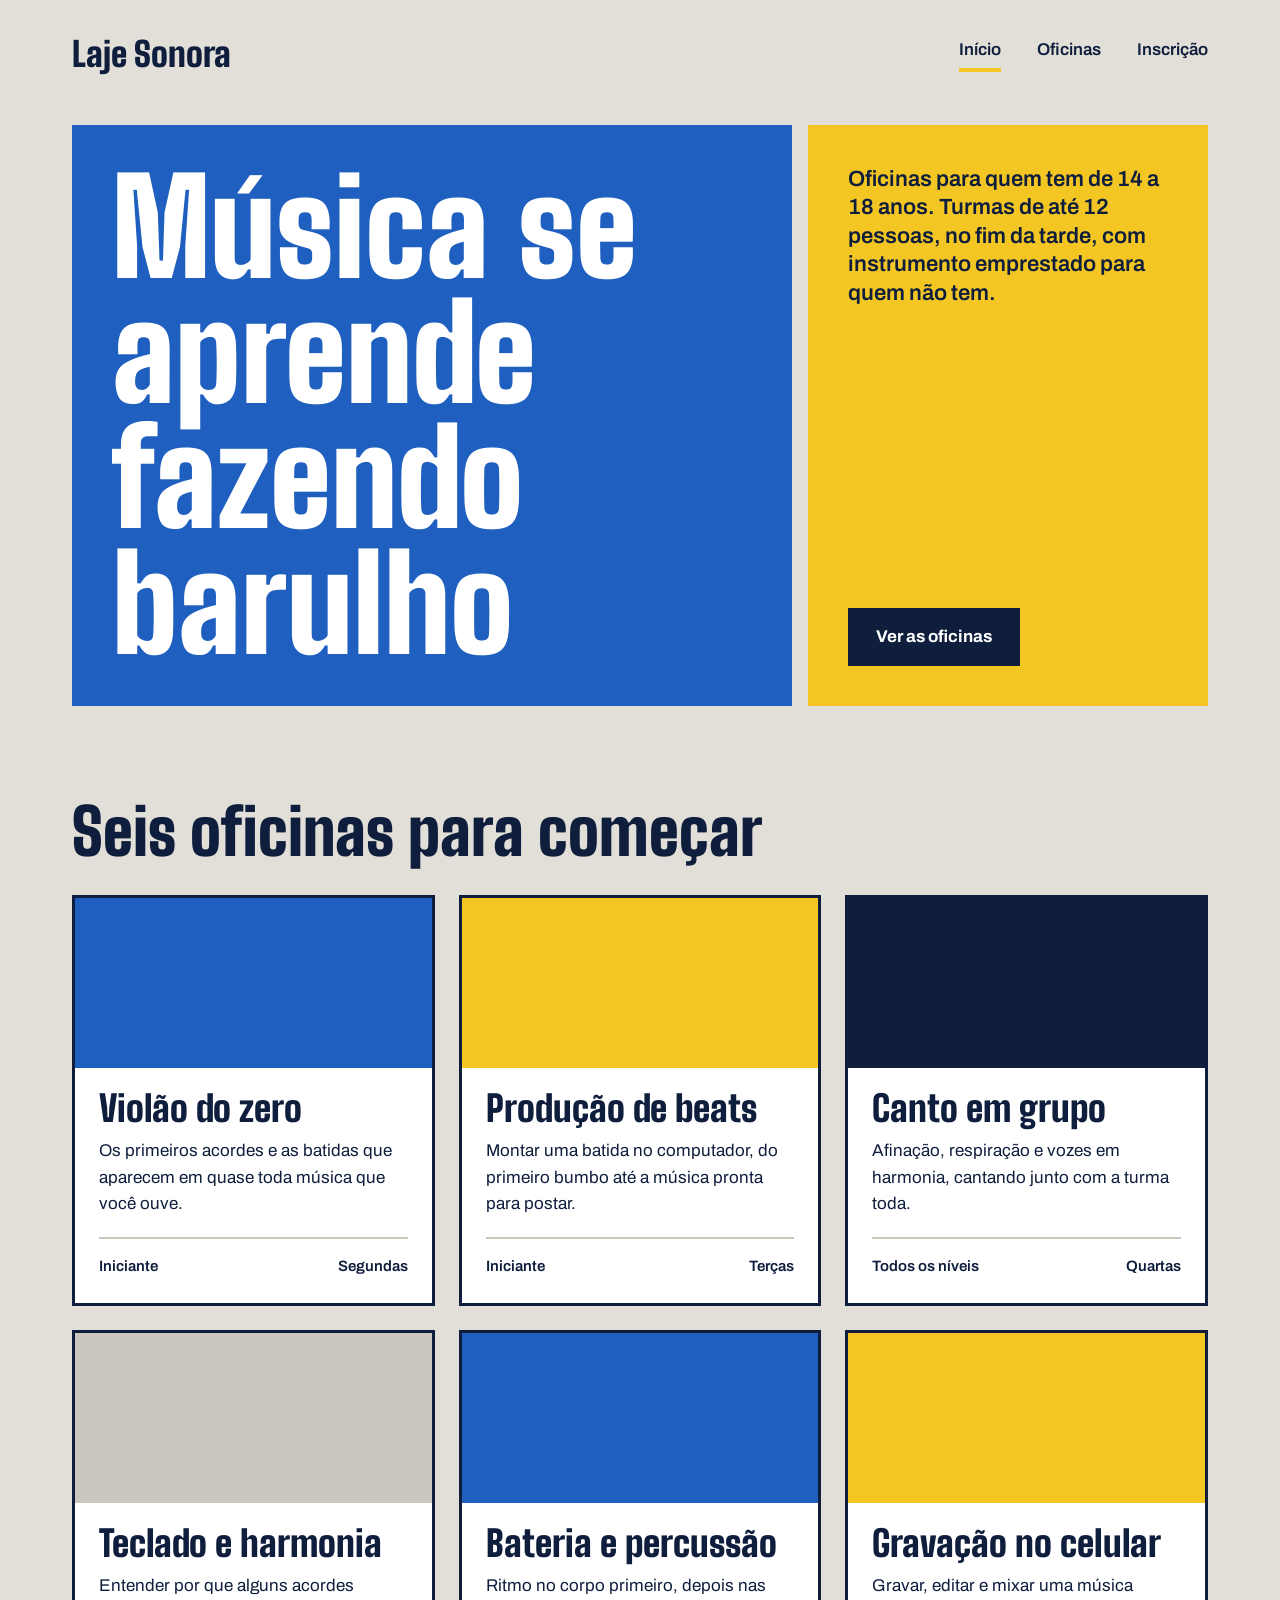
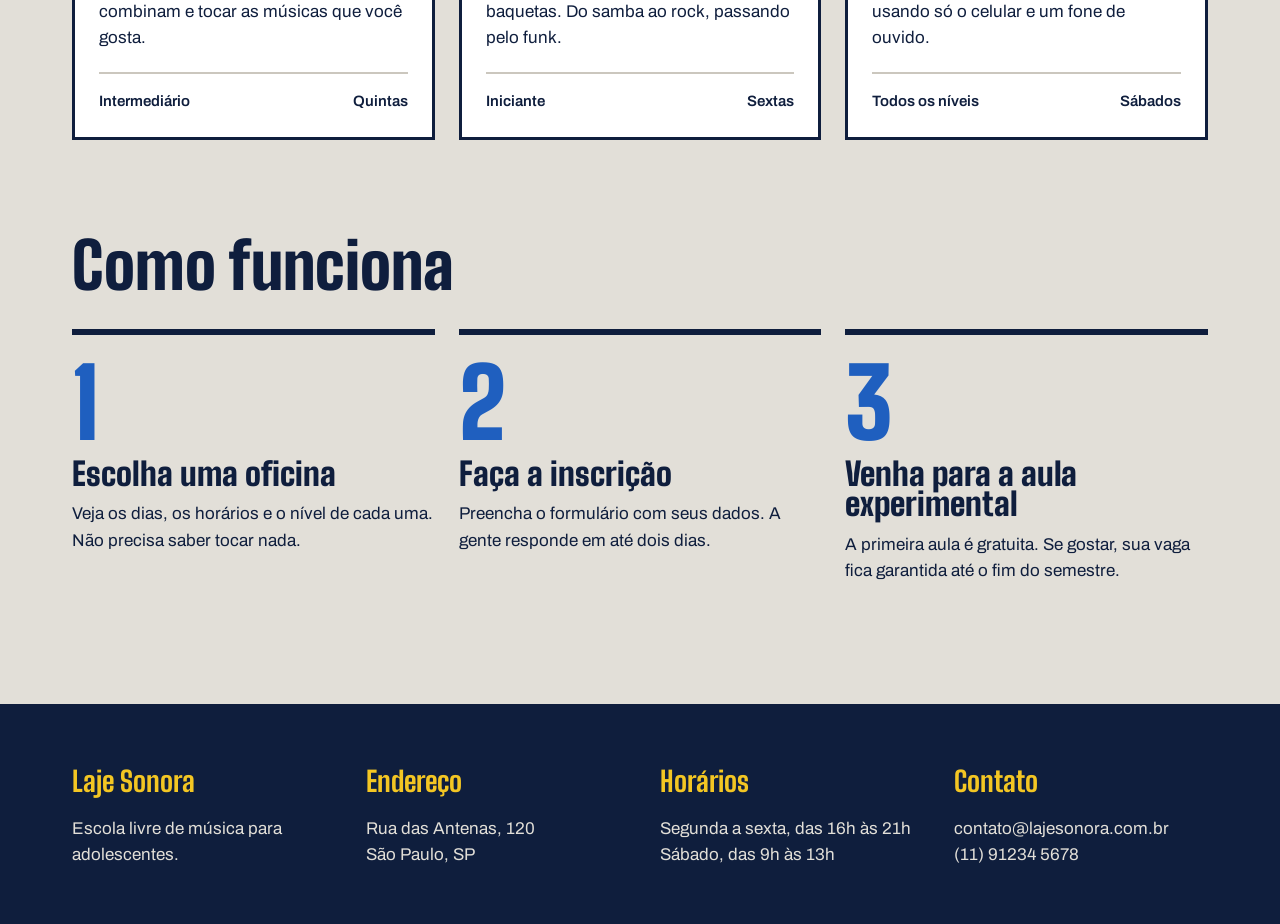
<file: index.html>
<!DOCTYPE html>
<html lang="pt-BR">
<head>
    <meta charset="UTF-8">
    <meta name="viewport" content="width=device-width, initial-scale=1.0">
    <title>Laje Sonora | Início</title>
    <link rel="preconnect" href="https://fonts.googleapis.com">
    <link rel="preconnect" href="https://fonts.gstatic.com" crossorigin>
    <link href="https://fonts.googleapis.com/css2?family=Archivo:ital,wght@0,100..900;1,100..900&family=Big+Shoulders:opsz,wght@10..72,100..900&display=swap" rel="stylesheet">
    <link rel="stylesheet" href="index.css">
</head>

<body>
<header class="conteudo topo">
    <a class="logo" href="index.html">Laje Sonora</a>

    <nav class="menu">
        <a class="atual" href="index.html">Início</a>
        <a href="oficinas.html">Oficinas</a>
        <a href="inscricao.html">Inscrição</a>
    </nav>
</header>

<main>
    <section class="conteudo cartazes">
        <div class="cartaz cartaz-principal">
            <h1>
                Música se aprende fazendo barulho
            </h1>
        </div>
        <div class="cartaz cartaz-lateral">
            <p>Oficinas para quem tem de 14 a 18 anos. Turmas de até 12 pessoas, no fim da tarde, com instrumento emprestado para quem não tem.</p>
            <a href="oficinas.html" class="botao">Ver as oficinas</a>
        </div>
    </section>

    <section class="conteudo secao">
        <h2 class="titulo-secao">
            Seis oficinas para começar
        </h2>
        <div class="cards">
            <article class="card">
                <div class="foto foto-azul"></div>
                <div class="card-texto">
                    <h3>
                        Violão do zero
                    </h3>
                    <p>Os primeiros acordes e as batidas que aparecem em quase toda música que você ouve.</p>
                    <div class="card-info">
                        <span>Iniciante</span>
                        <span>Segundas</span>
                    </div>
                </div>
            </article>

            <article class="card">
                <div class="foto foto-amarela"></div>
                <div class="card-texto">
                    <h3>
                        Produção de beats
                    </h3>
                    <p>Montar uma batida no computador, do primeiro bumbo até a música pronta para postar.</p>
                    <div class="card-info">
                        <span>Iniciante</span>
                        <span>Terças</span>
                    </div>
                </div>
            </article>

            <article class="card">
                <div class="foto foto-tinta"></div>
                <div class="card-texto">
                    <h3>
                        Canto em grupo
                    </h3>
                    <p>Afinação, respiração e vozes em harmonia, cantando junto com a turma toda.</p>
                    <div class="card-info">
                        <span>Todos os níveis</span>
                        <span>Quartas</span>
                    </div>
                </div>
            </article>

            <article class="card">
                <div class="foto"></div>
                <div class="card-texto">
                    <h3>
                        Teclado e harmonia
                    </h3>
                    <p>Entender por que alguns acordes combinam e tocar as músicas que você gosta.</p>
                    <div class="card-info">
                        <span>Intermediário</span>
                        <span>Quintas</span>
                    </div>
                </div>
            </article>

            <article class="card">
                <div class="foto foto-azul"></div>
                <div class="card-texto">
                    <h3>
                        Bateria e percussão
                    </h3>
                    <p>Ritmo no corpo primeiro, depois nas baquetas. Do samba ao rock, passando pelo funk.</p>
                    <div class="card-info">
                        <span>Iniciante</span>
                        <span>Sextas</span>
                    </div>
                </div>
            </article>

            <article class="card">
                <div class="foto foto-amarela"></div>
                <div class="card-texto">
                    <h3>
                        Gravação no celular
                    </h3>
                    <p>Gravar, editar e mixar uma música usando só o celular e um fone de ouvido.</p>
                    <div class="card-info">
                        <span>Todos os níveis</span>
                        <span>Sábados</span>
                    </div>
                </div>
            </article>
        </div>
    </section>

    <section class="conteudo secao">
        <h2 class="titulo-secao">
            Como funciona
        </h2>
        <div class="passos">
            <div class="passo">
                <p class="passo-numero">1</p>
                <h3>
                    Escolha uma oficina
                </h3>
                <p>Veja os dias, os horários e o nível de cada uma. Não precisa saber tocar nada.</p>
            </div>
            <div class="passo">
                <p class="passo-numero">2</p>
                <h3>
                    Faça a inscrição
                </h3>
                <p>Preencha o formulário com seus dados. A gente responde em até dois dias.</p>
            </div>
            <div class="passo">
                <p class="passo-numero">3</p>
                <h3>
                    Venha para a aula experimental
                </h3>
                <p>A primeira aula é gratuita. Se gostar, sua vaga fica garantida até o fim do semestre.</p>
            </div>
        </div>
    </section>
</main>

<footer class="rodape">
    <div class="conteudo rodape-colunas">
        <div class="rodape-coluna">
            <h4>
                Laje Sonora
            </h4>
            <p>Escola livre de música para <br> adolescentes.</p>
        </div>
        <div class="rodape-coluna">
            <h4>
                Endereço
            </h4>
            <p>Rua das Antenas, 120 <br> São Paulo, SP</p>
        </div>
        <div class="rodape-coluna">
            <h4>
                Horários
            </h4>
            <p>Segunda a sexta, das 16h às 21h <br> Sábado, das 9h às 13h</p>
        </div>
        <div class="rodape-coluna">
            <h4>
                Contato
            </h4>
            <p>contato@lajesonora.com.br <br> (11) 91234 5678</p>
        </div>
    </div>
</footer>
</body>
</html>
</file>
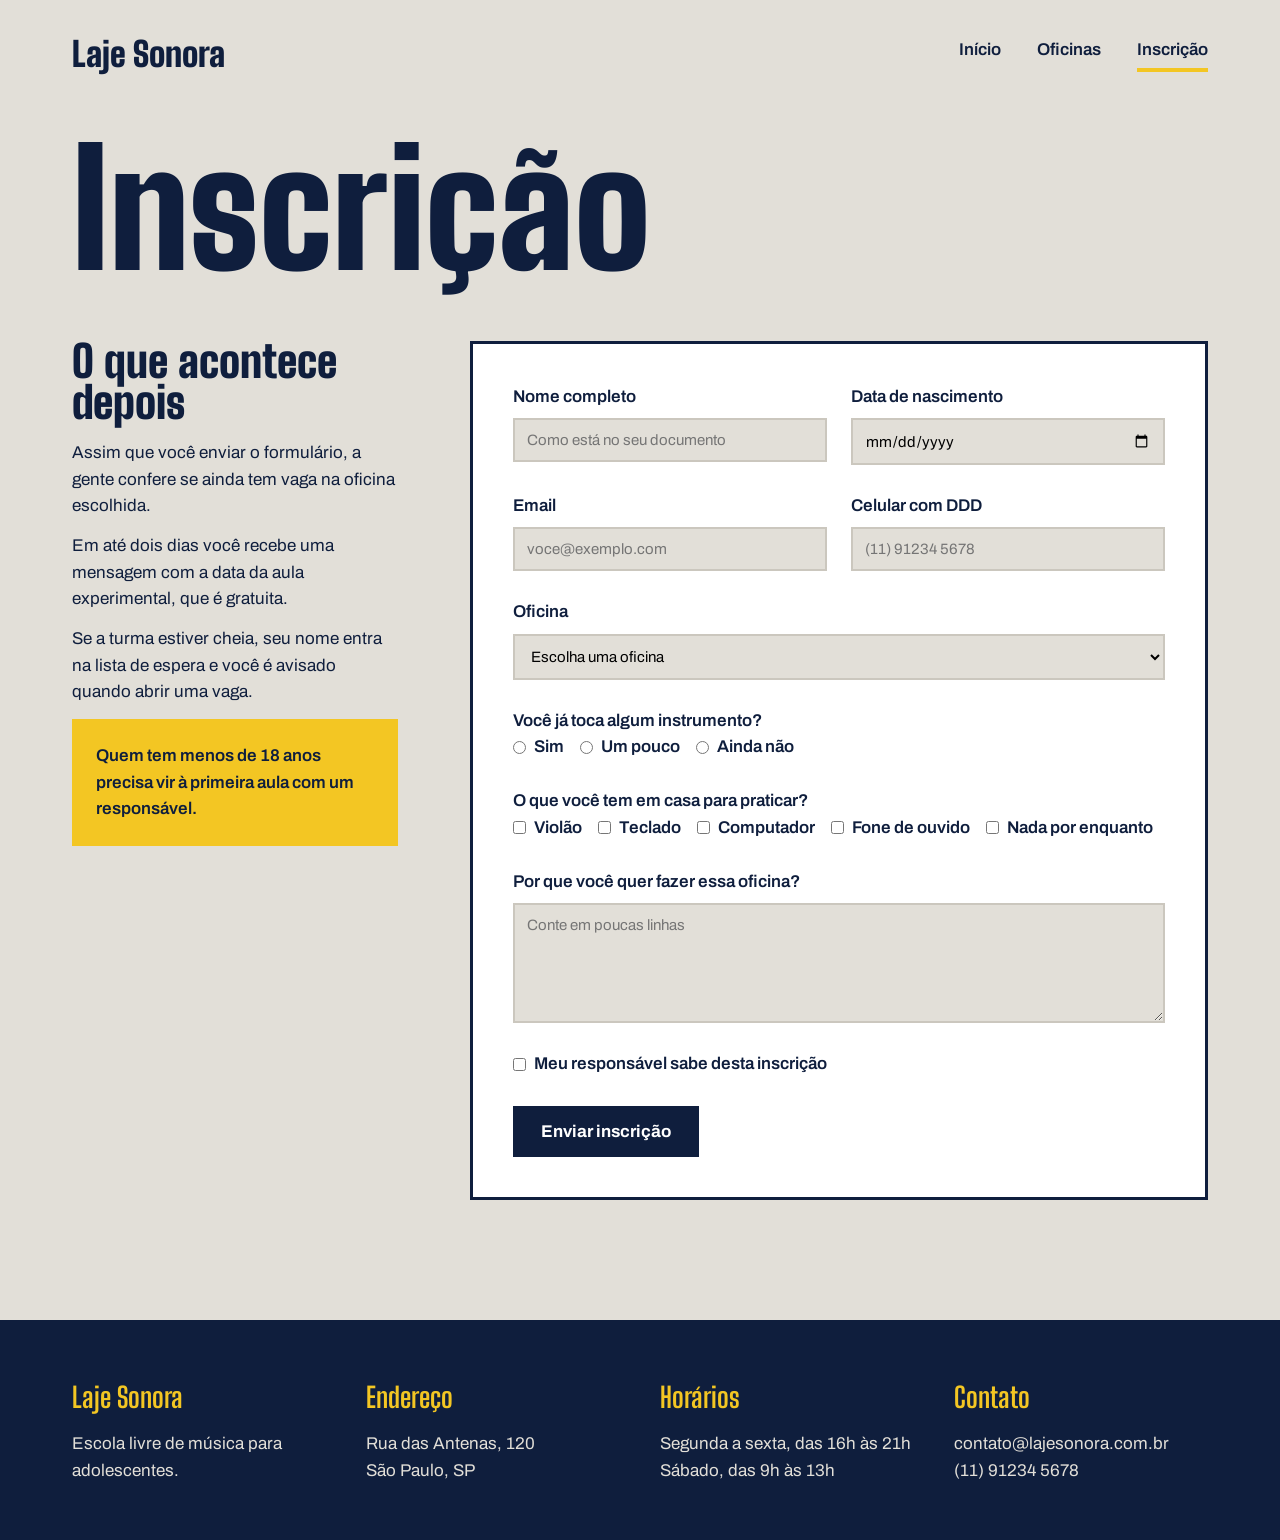
<file: inscricao.html>
<!DOCTYPE html>
<html lang="pt-BR">
<head>
    <meta charset="UTF-8">
    <meta name="viewport" content="width=device-width, initial-scale=1.0">
    <title>Laje Sonora | Inscrição</title>
    <link rel="preconnect" href="https://fonts.googleapis.com">
    <link rel="preconnect" href="https://fonts.gstatic.com" crossorigin>
    <link href="https://fonts.googleapis.com/css2?family=Archivo:ital,wght@0,100..900;1,100..900&family=Big+Shoulders+Display:wght@100..900&display=swap" rel="stylesheet">
    <link rel="stylesheet" href="inscricao.css">
</head>
<body>
    <header class="conteudo topo">
        <a href="index.html" class="logo">Laje Sonora</a>
        <nav class="menu">
            <a href="index.html">Início</a>
            <a href="oficinas.html">Oficinas</a>
            <a href="inscricao.html" class="atual">Inscrição</a>
        </nav>
    </header>

    <main class="conteudo">
        <h1 class="titulo-pagina">Inscrição</h1>
        <div class="inscricao">
            <section class="explicacao">
                <h2>O que acontece depois</h2>
                <p>Assim que você enviar o formulário, a gente confere se ainda tem vaga na oficina escolhida.</p>
                <p>Em até dois dias você recebe uma mensagem com a data da aula experimental, que é gratuita.</p>
                <p>Se a turma estiver cheia, seu nome entra na lista de espera e você é avisado quando abrir uma vaga.</p>
                <p class="aviso">Quem tem menos de 18 anos precisa vir à primeira aula com um responsável.</p>
            </section>

            <form class="formulario" action="#" method="post">
                <div class="linha">
                    <div class="campo">
                        <label for="nome">Nome completo</label>
                        <input type="text" id="nome" name="nome" placeholder="Como está no seu documento" required>
                    </div>
                    <div class="campo">
                        <label for="nascimento">Data de nascimento</label>
                        <input type="date" id="nascimento" name="nascimento" required>
                    </div>
                </div>

                <div class="linha">
                    <div class="campo">
                        <label for="email">Email</label>
                        <input type="email" id="email" name="email" placeholder="voce@exemplo.com" required>
                    </div>
                    <div class="campo">
                        <label for="telefone">Celular com DDD</label>
                        <input type="tel" id="telefone" name="telefone" placeholder="(11) 91234 5678" required>
                    </div>
                </div>

                <div class="campo">
                    <label for="oficina">Oficina</label>
                    <select id="oficina" name="oficina" required>
                        <option value="">Escolha uma oficina</option>
                        <option value="violao">Violão do zero</option>
                        <option value="beats">Produção de beats</option>
                        <option value="canto">Canto em grupo</option>
                        <option value="teclado">Teclado e harmonia</option>
                        <option value="bateria">Bateria e percussão</option>
                        <option value="gravacao">Gravação no celular</option>
                    </select>
                </div>

                <fieldset class="grupo">
                    <legend>Você já toca algum instrumento?</legend>
                    <div class="opcoes">
                        <div class="opcao">
                            <input type="radio" id="tocaSim" name="toca" value="sim">
                            <label for="tocaSim">Sim</label>
                        </div>
                        <div class="opcao">
                            <input type="radio" id="tocaPouco" name="toca" value="pouco">
                            <label for="tocaPouco">Um pouco</label>
                        </div>
                        <div class="opcao">
                            <input type="radio" id="tocaNao" name="toca" value="nao">
                            <label for="tocaNao">Ainda não</label>
                        </div>
                    </div>
                </fieldset>

                <fieldset class="grupo">
                    <legend>O que você tem em casa para praticar?</legend>
                    <div class="opcoes">
                        <div class="opcao">
                            <input type="checkbox" id="temViolao" name="tem" value="violao">
                            <label for="temViolao">Violão</label>
                        </div>
                        <div class="opcao">
                            <input type="checkbox" id="temTeclado" name="tem" value="teclado">
                            <label for="temTeclado">Teclado</label>
                        </div>
                        <div class="opcao">
                            <input type="checkbox" id="temComputador" name="tem" value="computador">
                            <label for="temComputador">Computador</label>
                        </div>
                        <div class="opcao">
                            <input type="checkbox" id="temFone" name="tem" value="fone">
                            <label for="temFone">Fone de ouvido</label>
                        </div>
                        <div class="opcao">
                            <input type="checkbox" id="temNada" name="tem" value="nada">
                            <label for="temNada">Nada por enquanto</label>
                        </div>
                    </div>
                </fieldset>

                <div class="campo">
                    <label for="motivo">Por que você quer fazer essa oficina?</label>
                    <textarea id="motivo" name="motivo" placeholder="Conte em poucas linhas"></textarea>
                </div>

                <div class="opcao">
                    <input type="checkbox" id="responsavel" name="responsavel" required>
                    <label for="responsavel">Meu responsável sabe desta inscrição</label>
                </div>

                <div>
                    <button class="botao" type="submit">Enviar inscrição</button>
                </div>
            </form>
        </div>
    </main>

    <footer class="rodape">
        <div class="conteudo rodape-colunas">
            <div class="rodape-coluna">
                <h4>Laje Sonora</h4>
                <p>Escola livre de música para adolescentes.</p>
            </div>
            <div class="rodape-coluna">
                <h4>Endereço</h4>
                <p>Rua das Antenas, 120<br>São Paulo, SP</p>
            </div>
            <div class="rodape-coluna">
                <h4>Horários</h4>
                <p>Segunda a sexta, das 16h às 21h<br>Sábado, das 9h às 13h</p>
            </div>
            <div class="rodape-coluna">
                <h4>Contato</h4>
                <p>contato@lajesonora.com.br<br>(11) 91234 5678</p>
            </div>
        </div>
    </footer>
</body>
</html>
</file>
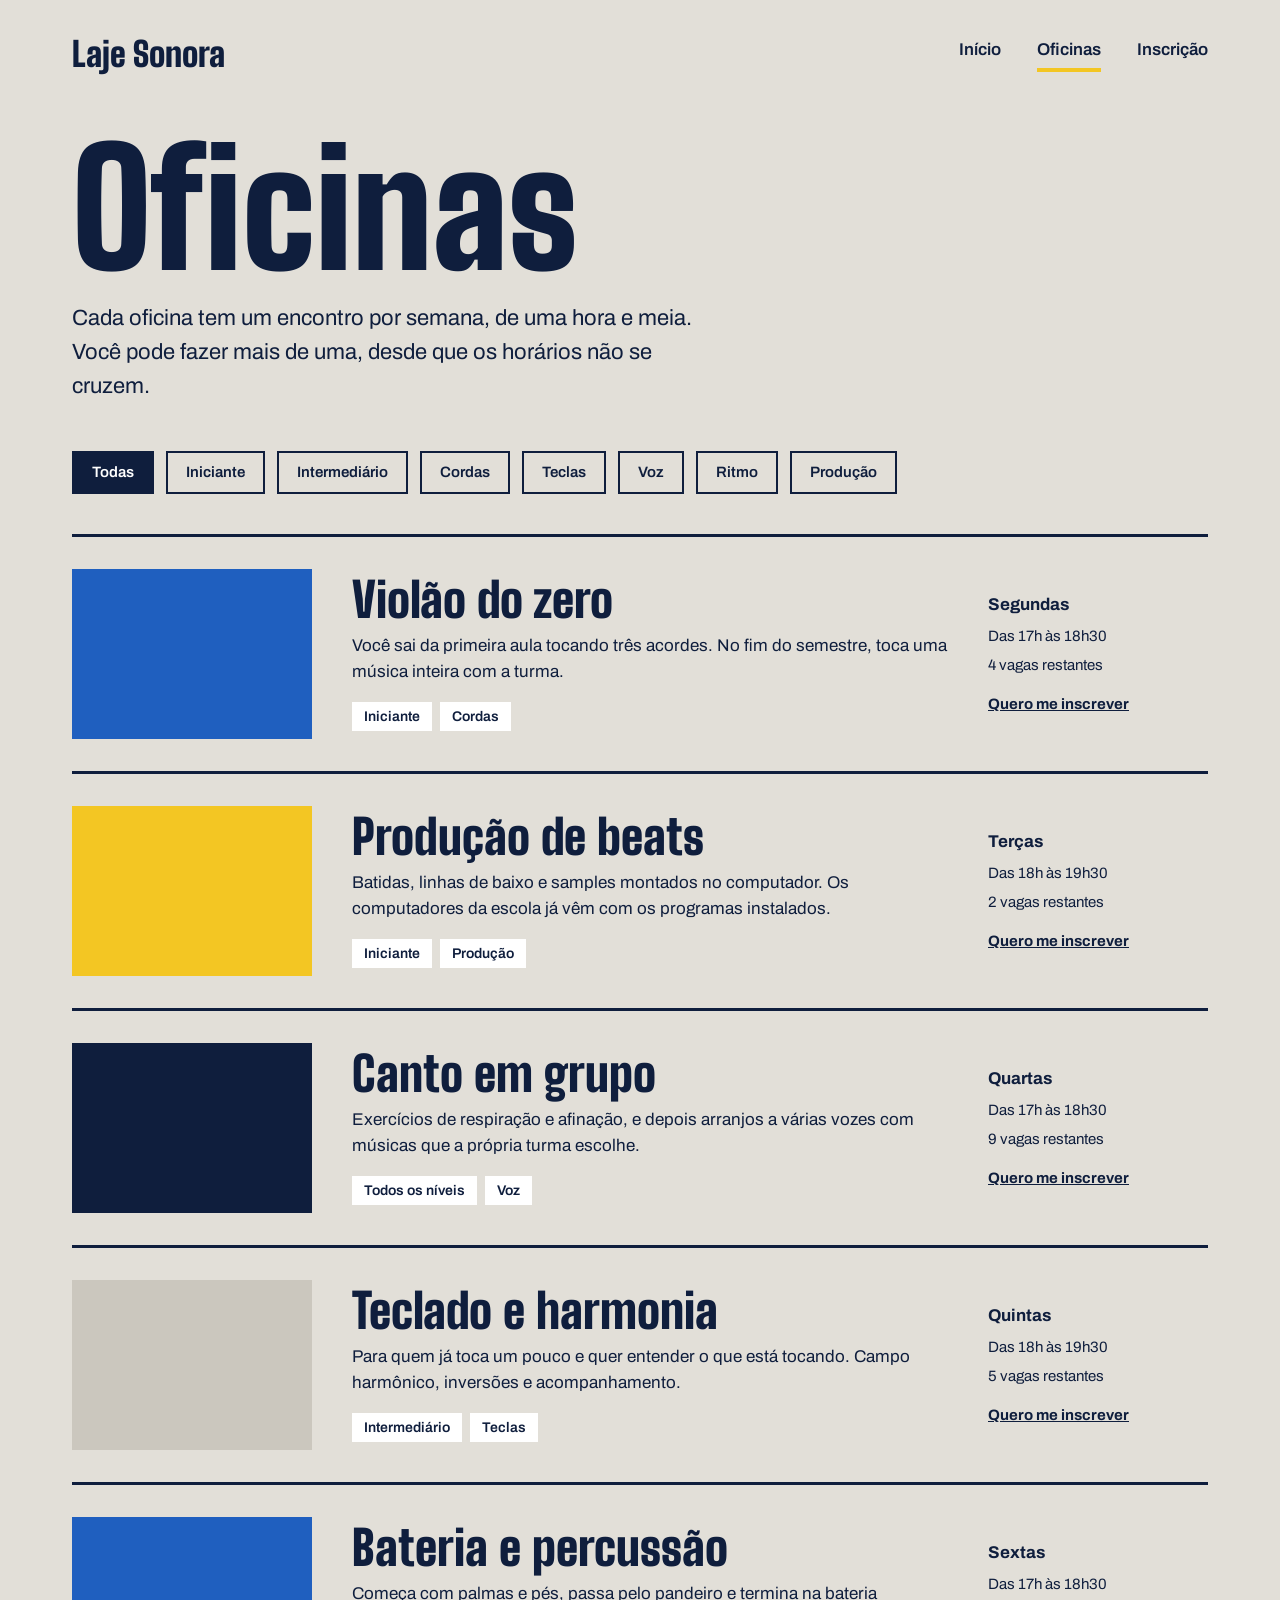
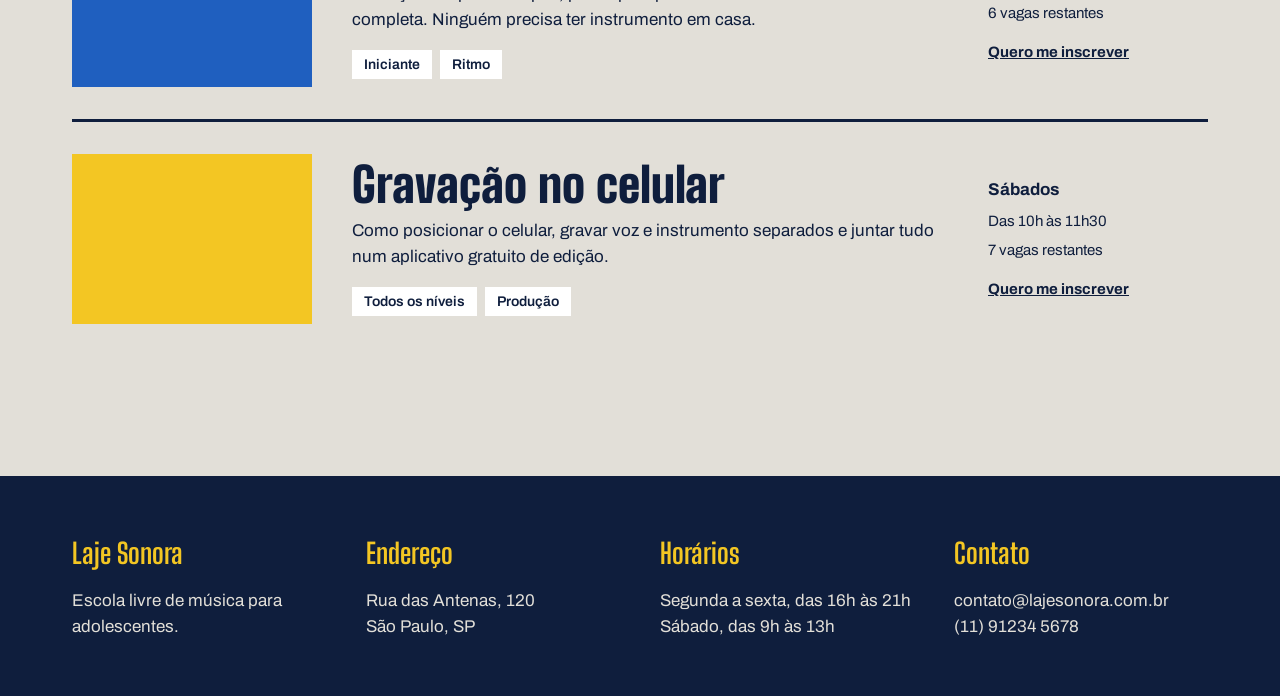
<file: oficinas.html>
<!DOCTYPE html>
<html lang="pt-BR">
<head>
    <meta charset="UTF-8">
    <meta name="viewport" content="width=device-width, initial-scale=1.0">
    <title>Laje Sonora | Oficinas</title>
    <link rel="preconnect" href="https://fonts.googleapis.com">
    <link rel="preconnect" href="https://fonts.gstatic.com" crossorigin>
    <link href="https://fonts.googleapis.com/css2?family=Archivo:ital,wght@0,100..900;1,100..900&family=Big+Shoulders+Display:wght@100..900&display=swap" rel="stylesheet">
    <link rel="stylesheet" href="oficinas.css">
</head>
<body>
    <header class="conteudo topo">
        <a href="index.html" class="logo">Laje Sonora</a>
        <nav class="menu">
            <a href="index.html">Início</a>
            <a href="oficinas.html" class="atual">Oficinas</a>
            <a href="inscricao.html">Inscrição</a>
        </nav>
    </header>

    <main class="conteudo">
        <h1 class="titulo-pagina">Oficinas</h1>
        <p class="subtitulo-pagina">Cada oficina tem um encontro por semana, de uma hora e meia. Você pode fazer mais de uma, desde que os horários não se cruzem.</p>
        
        <div class="filtros">
            <span class="filtro ativo">Todas</span>
            <span class="filtro">Iniciante</span>
            <span class="filtro">Intermediário</span>
            <span class="filtro">Cordas</span>
            <span class="filtro">Teclas</span>
            <span class="filtro">Voz</span>
            <span class="filtro">Ritmo</span>
            <span class="filtro">Produção</span>
        </div>

        <div class="lista">
            <article class="oficina">
                <div class="foto foto-azul"></div>
                <div class="oficina-texto">
                    <h2>Violão do zero</h2>
                    <p>Você sai da primeira aula tocando três acordes. No fim do semestre, toca uma música inteira com a turma.</p>
                    <div class="etiquetas">
                        <span class="etiqueta">Iniciante</span>
                        <span class="etiqueta">Cordas</span>
                    </div>
                </div>
                <div class="oficina-detalhes">
                    <strong>Segundas</strong>
                    <span>Das 17h às 18h30</span>
                    <span>4 vagas restantes</span>
                    <a href="inscricao.html">Quero me inscrever</a>
                </div>
            </article>

            <article class="oficina">
                <div class="foto foto-amarela"></div>
                <div class="oficina-texto">
                    <h2>Produção de beats</h2>
                    <p>Batidas, linhas de baixo e samples montados no computador. Os computadores da escola já vêm com os programas instalados.</p>
                    <div class="etiquetas">
                        <span class="etiqueta">Iniciante</span>
                        <span class="etiqueta">Produção</span>
                    </div>
                </div>
                <div class="oficina-detalhes">
                    <strong>Terças</strong>
                    <span>Das 18h às 19h30</span>
                    <span>2 vagas restantes</span>
                    <a href="inscricao.html">Quero me inscrever</a>
                </div>
            </article>

            <article class="oficina">
                <div class="foto foto-tinta"></div>
                <div class="oficina-texto">
                    <h2>Canto em grupo</h2>
                    <p>Exercícios de respiração e afinação, e depois arranjos a várias vozes com músicas que a própria turma escolhe.</p>
                    <div class="etiquetas">
                        <span class="etiqueta">Todos os níveis</span>
                        <span class="etiqueta">Voz</span>
                    </div>
                </div>
                <div class="oficina-detalhes">
                    <strong>Quartas</strong>
                    <span>Das 17h às 18h30</span>
                    <span>9 vagas restantes</span>
                    <a href="inscricao.html">Quero me inscrever</a>
                </div>
            </article>

            <article class="oficina">
                <div class="foto"></div>
                <div class="oficina-texto">
                    <h2>Teclado e harmonia</h2>
                    <p>Para quem já toca um pouco e quer entender o que está tocando. Campo harmônico, inversões e acompanhamento.</p>
                    <div class="etiquetas">
                        <span class="etiqueta">Intermediário</span>
                        <span class="etiqueta">Teclas</span>
                    </div>
                </div>
                <div class="oficina-detalhes">
                    <strong>Quintas</strong>
                    <span>Das 18h às 19h30</span>
                    <span>5 vagas restantes</span>
                    <a href="inscricao.html">Quero me inscrever</a>
                </div>
            </article>

            <article class="oficina">
                <div class="foto foto-azul"></div>
                <div class="oficina-texto">
                    <h2>Bateria e percussão</h2>
                    <p>Começa com palmas e pés, passa pelo pandeiro e termina na bateria completa. Ninguém precisa ter instrumento em casa.</p>
                    <div class="etiquetas">
                        <span class="etiqueta">Iniciante</span>
                        <span class="etiqueta">Ritmo</span>
                    </div>
                </div>
                <div class="oficina-detalhes">
                    <strong>Sextas</strong>
                    <span>Das 17h às 18h30</span>
                    <span>6 vagas restantes</span>
                    <a href="inscricao.html">Quero me inscrever</a>
                </div>
            </article>

            <article class="oficina">
                <div class="foto foto-amarela"></div>
                <div class="oficina-texto">
                    <h2>Gravação no celular</h2>
                    <p>Como posicionar o celular, gravar voz e instrumento separados e juntar tudo num aplicativo gratuito de edição.</p>
                    <div class="etiquetas">
                        <span class="etiqueta">Todos os níveis</span>
                        <span class="etiqueta">Produção</span>
                    </div>
                </div>
                <div class="oficina-detalhes">
                    <strong>Sábados</strong>
                    <span>Das 10h às 11h30</span>
                    <span>7 vagas restantes</span>
                    <a href="inscricao.html">Quero me inscrever</a>
                </div>
            </article>
        </div>
    </main>

    <footer class="rodape">
        <div class="conteudo rodape-colunas">
            <div class="rodape-coluna">
                <h4>Laje Sonora</h4>
                <p>Escola livre de música para adolescentes.</p>
            </div>
            <div class="rodape-coluna">
                <h4>Endereço</h4>
                <p>Rua das Antenas, 120<br>São Paulo, SP</p>
            </div>
            <div class="rodape-coluna">
                <h4>Horários</h4>
                <p>Segunda a sexta, das 16h às 21h<br>Sábado, das 9h às 13h</p>
            </div>
            <div class="rodape-coluna">
                <h4>Contato</h4>
                <p>contato@lajesonora.com.br<br>(11) 91234 5678</p>
            </div>
        </div>
    </footer>
</body>
</html>
</file>
<file: index.css>
* {
    margin: 0;
    padding: 0;
    box-sizing: border-box;
}

:root {
    --concreto: #E2DFD8;
    --concreto-escuro: #CBC7BE;
    --tinta: #0F1E3D;
    --caixa-dagua: #1F5FBF;
    --fita: #F3C623;
    --branco: #FFFFFF;

    --fonte-cartaz: "Big Shoulders", "Arial Narrow", sans-serif;
    --fonte-texto: "Archivo", Arial, sans-serif;
}

body {
    background-color: var(--concreto);
    color: var(--tinta);
    font-family: var(--fonte-texto);
    font-size: 17px;
    line-height: 1.55;
}

a {
    color: inherit;
}

h1,h2,h3 {
    font-family: var(--fonte-cartaz);
    font-weight: 900;
    line-height: 0.95;
}

.conteudo {
    max-width: 1200px;
    margin-inline: auto;
    padding-inline: 32px;
}

.topo {
    padding-block: 28px;
    display: flex;
    justify-content: space-between;
    align-items: center;
}

.logo {
    font-family: var(--fonte-cartaz);
    font-size: 34px;
    font-weight: 900;
    text-decoration: none;
}

.menu {
    display: flex;
    gap: 36px;
}

.menu a {
    font-weight: 600;
    text-decoration: none;
    padding-bottom: 4px;
    border-bottom: 4px solid transparent;
}

.menu a:hover {
    border-bottom-color: var(--tinta);
}

.menu a.atual {
    border-bottom-color: var(--fita);
}

.cartazes {
    margin-top: 16px;
    display: flex;
    gap: 16px;
}

.cartaz {
    padding: 40px;
}

.cartaz-principal {
    background-color: var(--caixa-dagua);
    color: var(--branco);
    flex: 2;
}

.cartaz-principal h1 {
    font-size: 132px;
    max-width: 9ch;
}

.cartaz-lateral {
    background-color: var(--fita);
    flex: 1;
    display: flex;
    flex-direction: column;
    justify-content: space-between;
    gap: 32px;
    align-items: flex-start;
}

.cartaz-lateral p {
    font-size: 22px;
    font-weight: 600;
    line-height: 1.3;
}

.botao {
    background-color: var(--tinta);
    color: var(--branco);
    font-weight: 700;
    text-decoration: none;
    padding: 16px 28px;
    border: none;
    font-family: var(--fonte-texto);
    font-size: 17px;
    cursor: pointer;
}

.botao:hover {
    background-color: var(--caixa-dagua);
}

.secao {
    margin-top: 96px;
}

.titulo-secao {
    font-size: 64px;
    margin-bottom: 32px;
}

.cards {
    display: flex;
    flex-wrap: wrap;
    gap: 24px;
}

.card {
    background-color: var(--branco);
    border: 3px solid var(--tinta);
    flex: 1 1 340px;
}

.card .foto {
    height: 170px;
}

.foto {
    background-color: var(--concreto-escuro);
}

.foto-azul {
    background-color: var(--caixa-dagua);
}

.foto-amarela {
    background-color: var(--fita);
}

.foto-tinta {
    background-color: var(--tinta);
}

.card-texto {
    padding: 24px;
}

.card h3 {
    font-size: 36px;
    margin-bottom: 12px;
}

.card-info {
    margin-top: 20px;
    padding-top: 16px;
    border-top: 2px solid var(--concreto-escuro);
    font-weight: 600;
    font-size: 15px;
    display: flex;
    justify-content: space-between;
}

.passos {
    display: flex;
    gap: 24px;
}

.passo {
    border-top: 6px solid var(--tinta);
    padding-top: 20px;
    flex: 1;
}

.passo-numero {
    font-family: var(--fonte-cartaz);
    font-size: 96px;
    font-weight: 900;
    line-height: 1;
    color: var(--caixa-dagua);
}

.passo h3 {
    font-size: 32px;
    margin-block: 8px 12px;
}

.rodape {
    margin-top: 120px;
    background-color: var(--tinta);
    color: var(--concreto);
    padding-block: 56px;
}

.rodape-colunas {
    display: flex;
    gap: 40px;
}

.rodape-coluna {
    flex: 1;
}

.rodape h4 {
    font-family: var(--fonte-cartaz);
    font-size: 28px;
    color: var(--fita);
    margin-bottom: 12px;
}

@media (max-width: 800px) {
    .cartazes,
    .passos,
    .rodape-colunas {
        flex-direction: column;
    }

    .cartaz-principal h1 {
        font-size: 84px;
    }
}
</file>
<file: inscricao.css>
* {
    margin: 0;
    padding: 0;
    box-sizing: border-box;
}

:root {
    --concreto: #E2DFD8;
    --concreto-escuro: #CBC7BE;
    --tinta: #0F1E3D;
    --caixa-dagua: #1F5FBF;
    --fita: #F3C623;
    --branco: #FFFFFF;
    
    --fonte-cartaz: "Big Shoulders Display", "Arial Narrow", sans-serif;
    --fonte-texto: "Archivo", Arial, sans-serif;
}

body {
    background-color: var(--concreto);
    color: var(--tinta);
    font-family: var(--fonte-texto);
    font-size: 17px;
    line-height: 1.55;
}

a {
    color: inherit;
}

h1, h2, h3 {
    font-family: var(--fonte-cartaz);
    font-weight: 900;
    line-height: 0.95;
}

.conteudo {
    max-width: 1200px;
    margin-inline: auto;
    padding-inline: 32px;
}

.topo {
    padding-block: 28px;
    display: flex;
    justify-content: space-between;
    align-items: center;
}

.logo {
    font-family: var(--fonte-cartaz);
    font-size: 34px;
    font-weight: 900;
    text-decoration: none;
}

.menu {
    display: flex;
    gap: 36px;
}

.menu a {
    font-weight: 600;
    text-decoration: none;
    padding-bottom: 4px;
    border-bottom: 4px solid transparent;
}

.menu a:hover {
    border-bottom-color: var(--tinta);
}

.menu a.atual {
    border-bottom-color: var(--fita);
}

.rodape {
    margin-top: 120px;
    background-color: var(--tinta);
    color: var(--concreto);
    padding-block: 56px;
}

.rodape-colunas {
    display: flex;
    justify-content: space-between;
    gap: 40px;
}

.rodape-coluna {
    flex: 1;
}

.rodape h4 {
    font-family: var(--fonte-cartaz);
    font-size: 28px;
    color: var(--fita);
    margin-bottom: 12px;
}

.titulo-pagina {
    font-size: 160px;
    margin-top: 24px;
}

.botao {
    display: inline-block;
    background-color: var(--tinta);
    color: var(--branco);
    font-weight: 700;
    text-decoration: none;
    padding: 16px 28px;
    border: none;
    font-family: var(--fonte-texto);
    font-size: 17px;
    cursor: pointer;
}

.botao:hover {
    background-color: var(--caixa-dagua);
}

.inscricao {
    margin-top: 56px;
    display: flex;
    gap: 72px;
}

.explicacao {
    flex: 1;
}

.explicacao h2 {
    font-size: 44px;
    margin-bottom: 16px;
}

.explicacao p + p {
    margin-top: 14px;
}

.aviso {
    margin-top: 32px;
    padding: 24px;
    background-color: var(--fita);
    font-weight: 600;
}

.formulario {
    background-color: var(--branco);
    border: 3px solid var(--tinta);
    padding: 40px;
    flex: 2;
    display: flex;
    flex-direction: column;
    gap: 28px;
}

.linha {
    display: flex;
    gap: 24px;
}

.campo {
    flex: 1;
    display: flex;
    flex-direction: column;
    gap: 8px;
}

.grupo {
    display: flex;
    flex-direction: column;
    gap: 12px;
    border: 0;
    margin: 0;
    padding: 0;
}

.opcoes {
    display: flex;
    flex-wrap: wrap;
    gap: 16px;
}

.opcao {
    display: flex;
    align-items: center;
    gap: 8px;
}

.campo input,
.campo select,
.campo textarea {
    width: 100%;
    padding: 12px;
    border: 2px solid var(--concreto-escuro);
    background-color: var(--concreto);
    font-family: var(--fonte-texto);
    font-size: 15px;
}

.campo input:focus,
.campo select:focus,
.campo textarea:focus {
    border-color: var(--tinta);
    outline: none;
}

.campo textarea {
    height: 120px;
    resize: vertical;
}

label,
legend {
    font-weight: 600;
}

@media (max-width: 800px) {
    .inscricao,
    .linha,
    .rodape-colunas {
        flex-direction: column;
    }

    .titulo-pagina {
        font-size: 96px;
    }
}
</file>
<file: oficinas.css>
* {
    margin: 0;
    padding: 0;
    box-sizing: border-box;
}

:root {
    --concreto: #E2DFD8;
    --concreto-escuro: #CBC7BE;
    --tinta: #0F1E3D;
    --caixa-dagua: #1F5FBF;
    --fita: #F3C623;
    --branco: #FFFFFF;
    
    --fonte-cartaz: "Big Shoulders Display", "Arial Narrow", sans-serif;
    --fonte-texto: "Archivo", Arial, sans-serif;
}

body {
    background-color: var(--concreto);
    color: var(--tinta);
    font-family: var(--fonte-texto);
    font-size: 17px;
    line-height: 1.55;
}

a {
    color: inherit;
}

h1, h2, h3 {
    font-family: var(--fonte-cartaz);
    font-weight: 900;
    line-height: 0.95;
}

.conteudo {
    max-width: 1200px;
    margin-inline: auto;
    padding-inline: 32px;
}

.topo {
    padding-block: 28px;
    display: flex;
    justify-content: space-between;
    align-items: center;
}

.logo {
    font-family: var(--fonte-cartaz);
    font-size: 34px;
    font-weight: 900;
    text-decoration: none;
}

.menu {
    display: flex;
    gap: 36px;
}

.menu a {
    font-weight: 600;
    text-decoration: none;
    padding-bottom: 4px;
    border-bottom: 4px solid transparent;
}

.menu a:hover {
    border-bottom-color: var(--tinta);
}

.menu a.atual {
    border-bottom-color: var(--fita);
}

.rodape {
    margin-top: 120px;
    background-color: var(--tinta);
    color: var(--concreto);
    padding-block: 56px;
}

.rodape-colunas {
    display: flex;
    justify-content: space-between;
    gap: 40px;
}

.rodape-coluna {
    flex: 1;
}

.rodape h4 {
    font-family: var(--fonte-cartaz);
    font-size: 28px;
    color: var(--fita);
    margin-bottom: 12px;
}

.foto {
    background-color: var(--concreto-escuro);
}

.foto-azul {
    background-color: var(--caixa-dagua);
}

.foto-amarela {
    background-color: var(--fita);
}

.foto-tinta {
    background-color: var(--tinta);
}

.titulo-pagina {
    font-size: 160px;
    margin-top: 24px;
}

.subtitulo-pagina {
    font-size: 22px;
    max-width: 640px;
    margin-top: 16px;
}

.filtros {
    margin-top: 48px;
    display: flex;
    flex-wrap: wrap;
    gap: 12px;
}

.filtro {
    border: 2px solid var(--tinta);
    padding: 8px 18px;
    font-weight: 600;
    font-size: 15px;
    background-color: transparent;
}

.filtro.ativo {
    background-color: var(--tinta);
    color: var(--branco);
}

.lista {
    margin-top: 40px;
}

.oficina {
    padding-block: 32px;
    border-top: 3px solid var(--tinta);
    display: flex;
    align-items: center;
    gap: 40px;
}

.oficina .foto {
    width: 240px;
    height: 170px;
    flex-shrink: 0;
}

.oficina-texto {
    flex: 1;
}

.oficina h2 {
    font-size: 48px;
    margin-bottom: 10px;
}

.etiquetas {
    margin-top: 16px;
    display: flex;
    gap: 8px;
}

.etiqueta {
    background-color: var(--branco);
    padding: 4px 12px;
    font-size: 14px;
    font-weight: 600;
}

.oficina-detalhes {
    width: 220px;
    font-size: 15px;
    display: flex;
    flex-direction: column;
    gap: 6px;
}

.oficina-detalhes strong {
    font-size: 17px;
}

.oficina-detalhes a {
    margin-top: 10px;
    font-weight: 700;
}
@media (max-width: 800px) {
    .oficina,
    .rodape-colunas {
        flex-direction: column;
        align-items: stretch;
    }

    .titulo-pagina {
        font-size: 96px;
    }

    .oficina .foto,
    .oficina-detalhes {
        width: 100%;
    }
}
</file>
